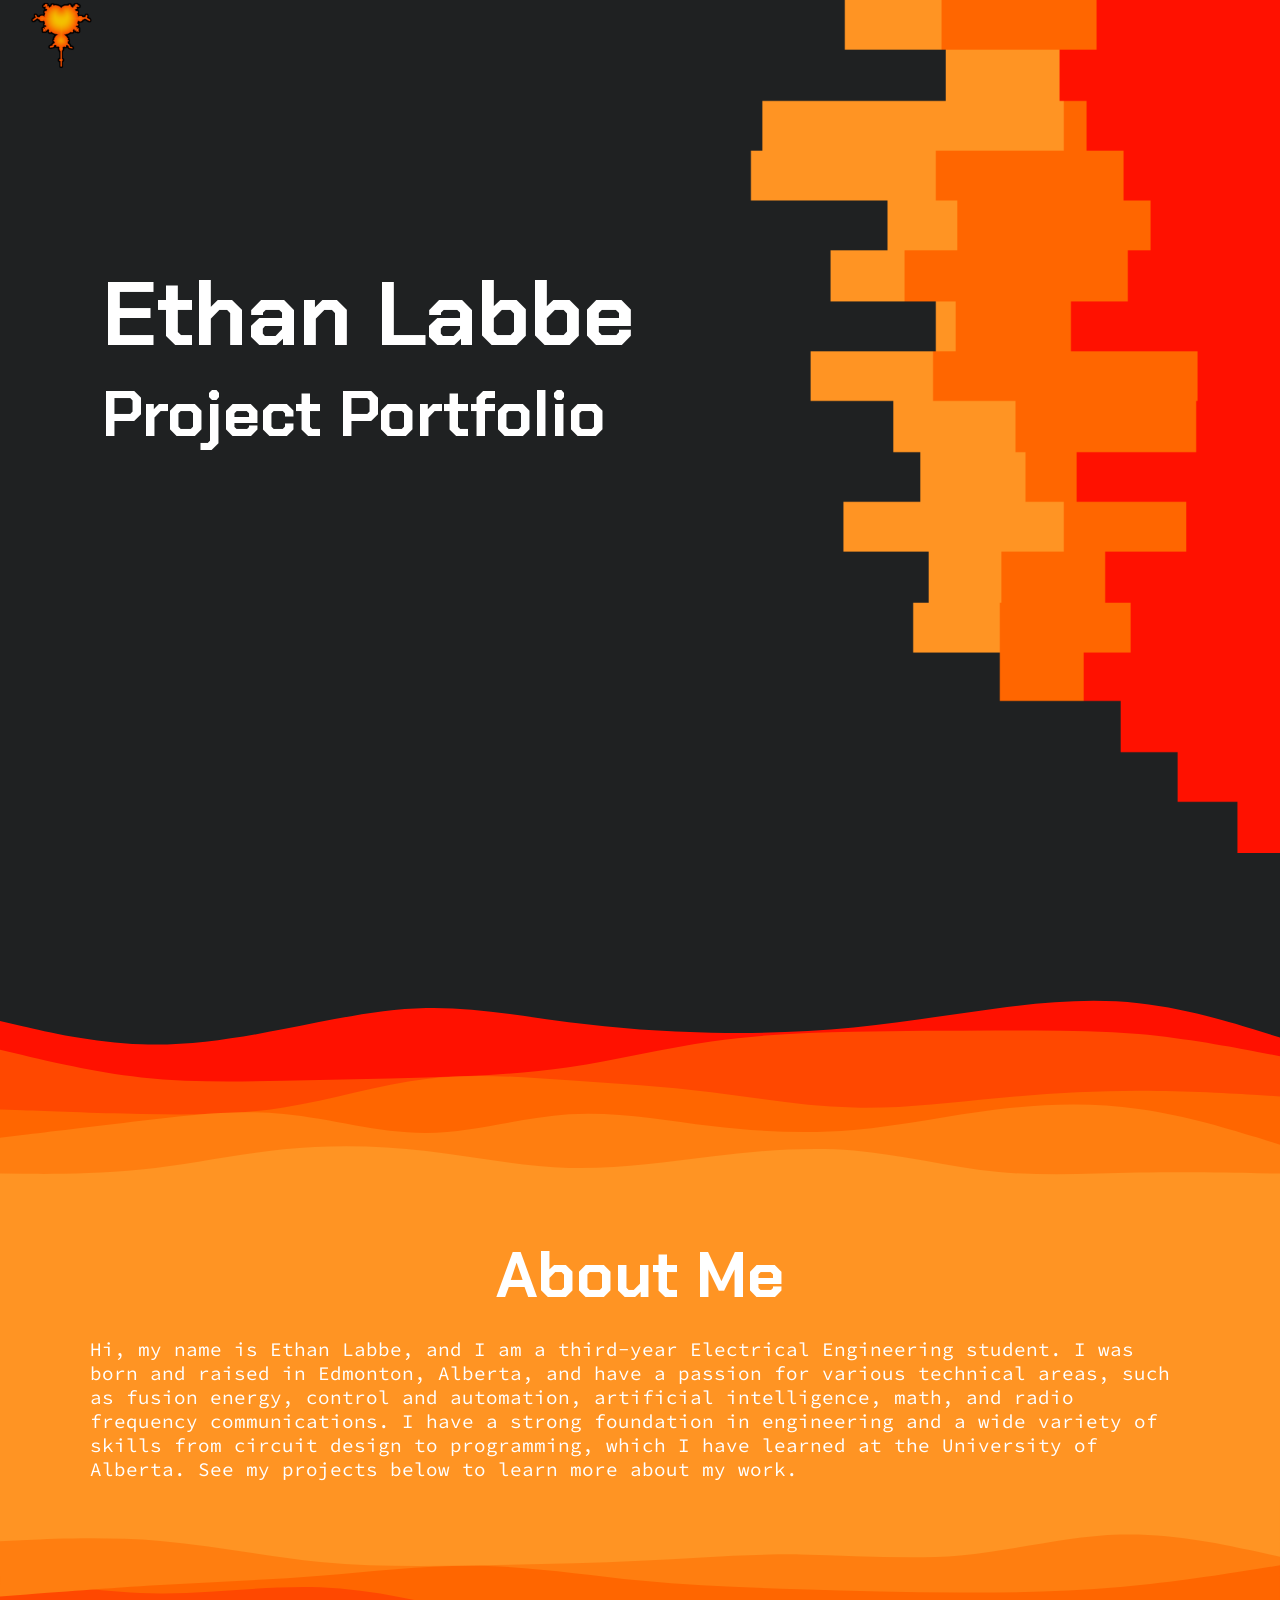
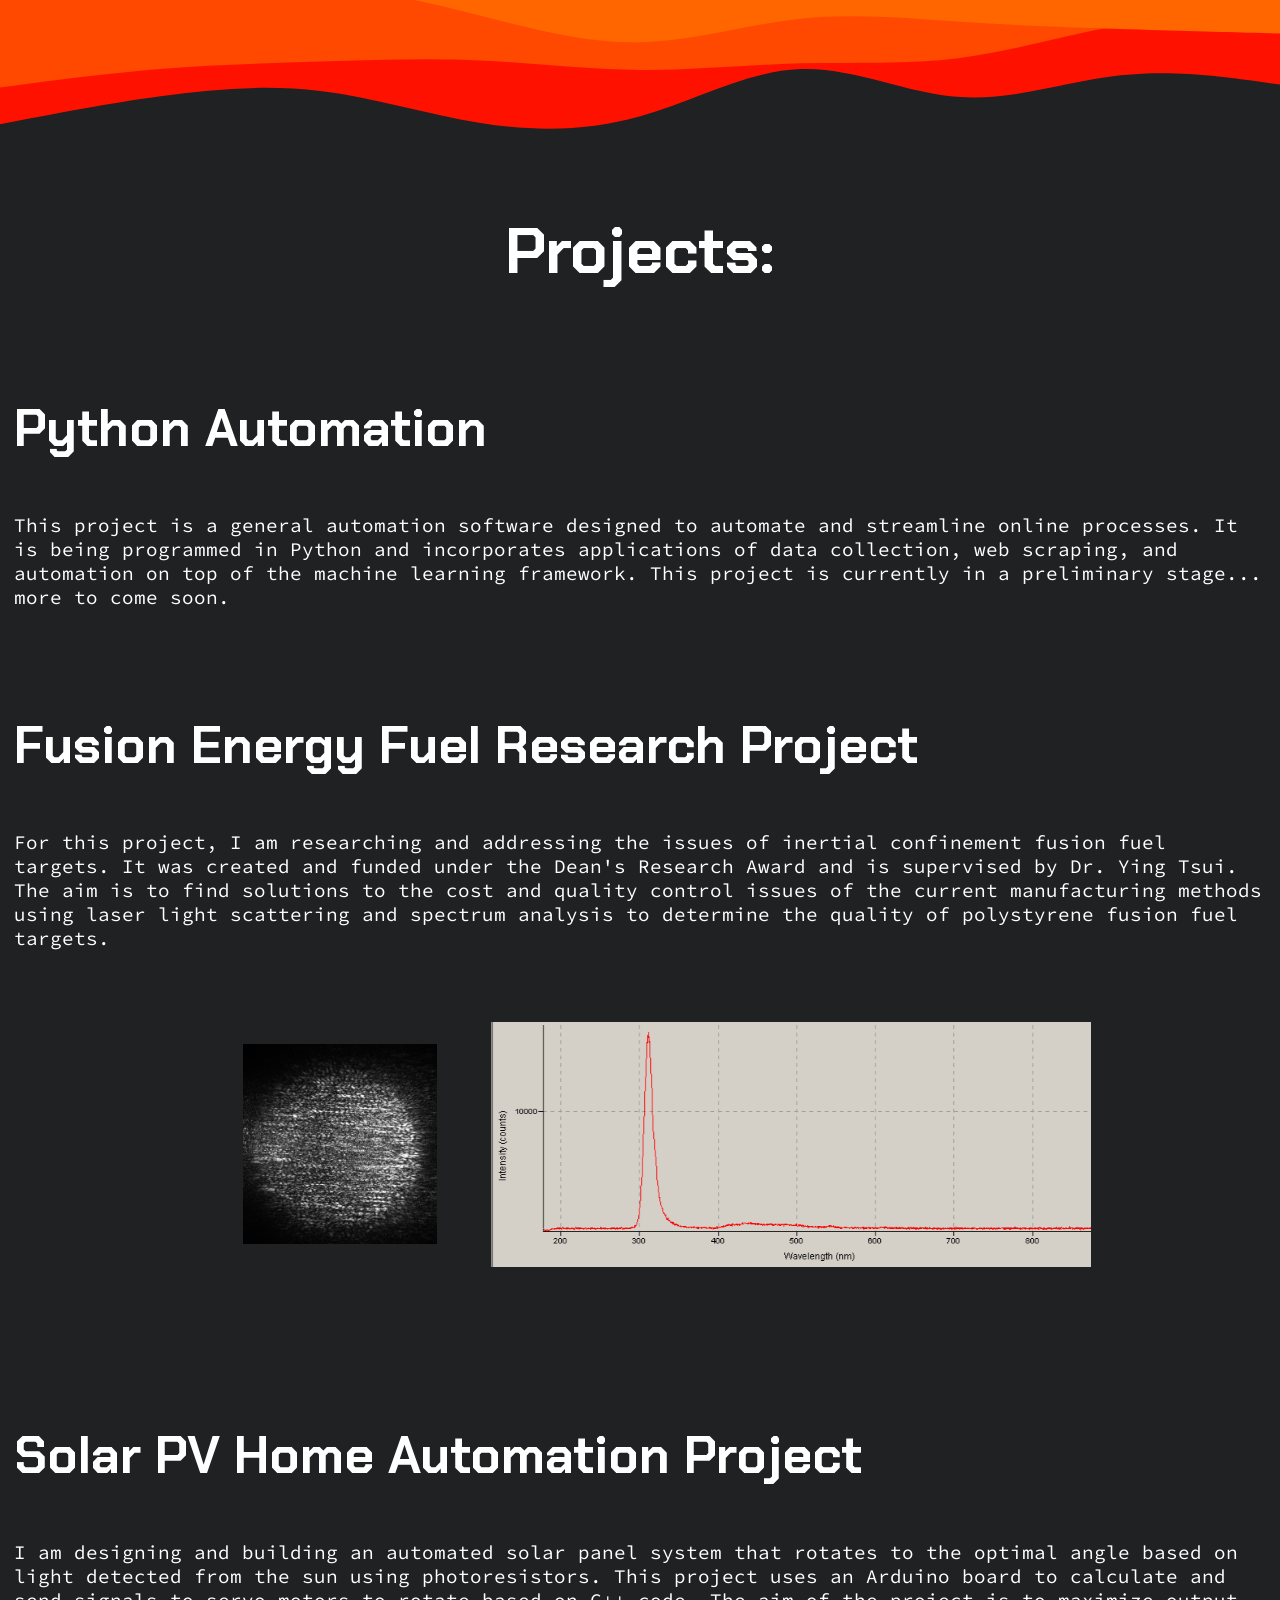
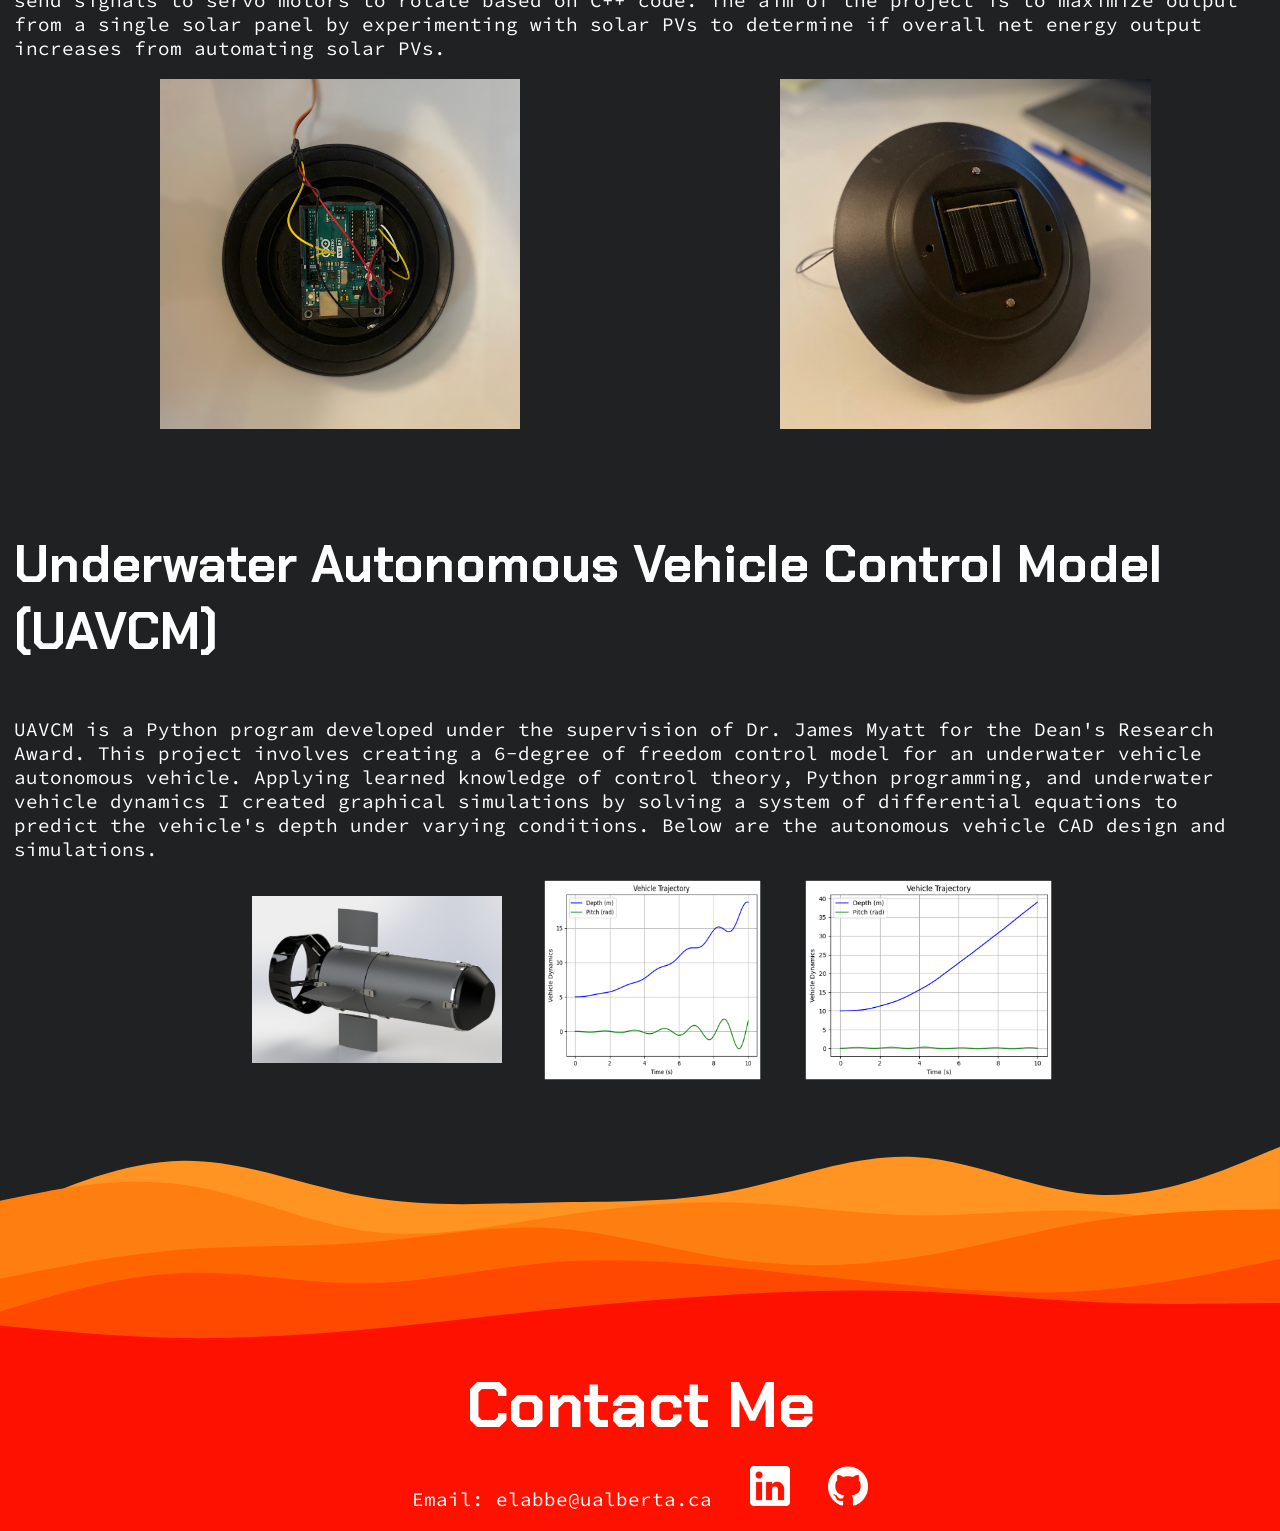
<file: index.html>
<!DOCTYPE html>
<html lang="en">

<head>
    <meta charset="UTF-8">
    <meta http-equiv="X-UA-Compatible" content="IE=edge">
    <meta name="viewport" content="width=device-width, initial-scale=1.0, user-scalable=no">
    <title>Ethan Labbe</title>
    <link rel="icon" type="image/x-icon" href="external/logo.png">
    <link rel="preconnect" href="https://fonts.googleapis.com">
    <link rel="preconnect" href="https://fonts.gstatic.com" crossorigin>
    <link
        href="https://fonts.googleapis.com/css2?family=Chakra+Petch:wght@400;600&family=Exo+2:wght@600&family=Oxygen:wght@700&family=Quicksand:wght@600&family=Righteous&family=Source+Code+Pro&display=swap"
        rel="stylesheet">
    <link rel="stylesheet" href="style.css">
</head>

<body>

    <div class="spacer layer2"><img class="logo" src="external/logo.png" alt="logo"></div>
    <div class="container">
        <h1>Ethan Labbe</h1>
        <h2>Project Portfolio</h2>
    </div>

    <div class="spacer3"></div>
    <div class="spacer2 layer1"></div>
    <section class="yellow">
        <h2>About Me</h2>
        <p class="leftxt">Hi, my name is Ethan Labbe, and I am a third-year Electrical Engineering student. I was born
            and raised in Edmonton, Alberta, and have a passion for various technical areas, such as fusion energy,
            control and automation, artificial intelligence, math, and radio frequency communications. I have a strong
            foundation in engineering and a wide variety of skills from circuit design to programming, which I have
            learned at the University of Alberta. See my projects below to learn more about my work.</p>
    </section>
    <div class="spacer2 layer4"></div>

    <section>
        <h2>Projects:</h2>
        <div class="leftxt">

            <h3>Python Automation</h3>
            <p>This project is a general automation software designed to automate and streamline online processes. It is
                being programmed in Python and incorporates applications of data collection, web scraping, and
                automation on top of the machine learning framework. This project is currently in a preliminary stage...
                more to come soon.</p>

            <h3><a target="_blank" href="external/DRAposter2.pdf">Fusion Energy Fuel Research Project</a></h3>
            <p>For this project, I am researching and addressing the issues of inertial confinement fusion fuel targets.
                It was created and funded under the Dean's Research Award and is supervised by Dr. Ying Tsui. The aim is
                to find solutions to the cost and quality control issues of the current manufacturing methods using
                laser light scattering and spectrum analysis to determine the quality of polystyrene fusion fuel
                targets.</p>
            <div class="center">
                <img class="medpic" src="external/Samplelightscattering.png" alt="Light Scattering">
                <img class="lrgpic" src="external/Polystyrenespectra.png" alt="Polystyrene Spectra">
            </div>

            <h3>Solar PV Home Automation Project</h3>
            <p>I am designing and building an automated solar panel system that rotates to the optimal angle based on
                light detected from the sun using photoresistors. This project uses an Arduino board to calculate and
                send signals to servo motors to rotate based on C++ code. The aim of the project is to maximize output
                from a single solar panel by experimenting with solar PVs to determine if overall net energy output
                increases from automating solar PVs.</p>
            <div class="center">
                <img class="lrgpic" src="external/PanelWiring.jpg" alt="Panel Wiring">
                <img class="lrgpic" src="external/SolarPanel.jpg" alt="Solar Panel">
            </div>

            <h3><a target="_blank" href="external/DRAposter.pdf">Underwater Autonomous Vehicle Control Model (UAVCM)</a>
            </h3>
            <p>UAVCM is a Python program developed under the supervision of Dr. James Myatt for the Dean's Research Award.
                This project involves creating a 6-degree of freedom control model for an underwater vehicle autonomous vehicle.
                Applying learned knowledge of control theory, Python programming, and underwater vehicle dynamics I created graphical simulations by solving a system of differential
                equations to predict the vehicle's depth under varying conditions. Below are the autonomous vehicle CAD
                design and simulations.</p>
        </div>
    </section>
    <div class="center">
        <img class="medpic" src="external/UAVCAD.jpg" alt="CAD Design of Vehicle">
        <img class="medpic" src="external/controlplot.jpg.png" alt="Control Plot">
        <img class="medpic" src="external/Divingplot.jpg.png" alt="Diving Plot">
    </div>
    <div class="layer3 spacer2"></div>
    <div class="center red">
        <h2>Contact Me</h2>
    </div>

    <div class="center red">
        <div>
            <p>Email: <a href="mailto:elabbe@ualberta.ca">elabbe@ualberta.ca</a>
            <a target="_blank" href="https://www.linkedin.com/in/ethan-labbe/">
                <img class="icon" src="external/linlogo.png" alt="LinkedIn Logo">
            </a>
            <a target="_blank" href="https://github.com/EthanLabb">
                <img class="icon" src="external/gitlogo.png" alt="GitHub Logo">
            </a>
            </p>
        </div>
    </div>

    <script>
        function copy() {
            navigator.clipboard.writeText("elabbe@ualberta.ca");
            alert("Email Copied");
        }
    </script>

</body>

</html>
</file>
<file: style.css>
@import url('https://fonts.googleapis.com/css2?family=Chakra+Petch:wght@400;600&family=Exo+2:wght@600&family=Oxygen:wght@700&family=Quicksand:wght@600&family=Righteous&family=Source+Code+Pro&display=swap');

        /* mobile response */
        @media screen and (max-width:1000px) {
            .icon{
                max-width: 15px;
            }
            .medpic{
                max-width: 100px;
            }

            .lrgpic{
                max-width: 100px;
            }

            .logo{
                max-width: 20px;
            }
        }


         h1 {
             font-size: 7vw;
             font-family: 'Chakra Petch', sans-serif;
             margin: 0;
         }

         h2 {
             font-size: 5vw;
             font-family: 'Chakra Petch', sans-serif;
             margin: 0;
         }

         h3 {
             font-size: 4vw;
             font-family: 'Chakra Petch', sans-serif;
             padding-top: 4vw;

         }

         .container {
             position: absolute;
             display: flex;
             flex-direction: column;
             align-items: flex-start;
             top: 20vw;
             padding-left: 8vw;
         }

         p {
             font-size: 1.5vw;
             font-family: 'Source Code Pro', monospace;
             margin-left: 0px;
         }

         p1 {
             font-size: 1.5vw;
             font-family: 'Source Code Pro', monospace;
             margin-left: 0px;
             padding-bottom: 50px;
         }

         p2 {
             font-size: 2.5vw;
             font-family: 'Chakra Petch', sans-serif;
             padding-bottom: 2vw;
         }

         body {
             margin: 0;
             color: white;
             background: #1f2122;
             overflow-x: hidden;
         }

         section {
             position: relative;
             display: flex;
             flex-direction: column;
             align-items: center;
             min-height: 20vw;
             padding-top: 2vw;
         }

         img {
             margin-left: 2vw;
             object-fit:contain;
         }

         .icon {
            width: 40px;
         }

         .medpic{
            width:250px;
            height:200px;
         }

         .lrgpic{
            width:600px;
            height:350px;
         }
         .logo{
            width: 70px;
         }

         a {
             color: white;
             text-decoration: none;
         }

         .blue {
             background: #3c31dd;
         }

         .red {
             background: #ff1100;
         }


         .dark {
             background: #0f0f10;
         }

         .yellow {
             background: #ff9423;
         }

         .spacer {
             width: 100%;
             background-repeat: no-repeat;
             background-position: center;
             background-size: cover;
             aspect-ratio: 900/600;
         }

         .spacer2 {
             width: 100%;
             background-repeat: no-repeat;
             background-position: center;
             background-size: cover;
             aspect-ratio: 900/200;
         }

         .spacer3 {
             width: 100%;
             background-repeat: no-repeat;
             background-position: center;
             background-size: cover;
             aspect-ratio: 900/50;
         }

         .center {
             display: flex;
             justify-content: center;
             align-items: center;
         }

         .leftxt {
             margin-left: 7vw;
             margin-right: 7vw;

         }

         .arrow {
             display: block;
             margin: auto;
         }

         .layer1 {
             background-image: url('external/upwave1.svg');
         }

         .layer2 {
             background-image: url('external/rightstep2.png');
         }

         .layer3 {
             background-image: url('external/btmwave.svg');
         }

         .layer4 {
             background-image: url('external/dwnwave.svg');
         }

         .flip {
             transform: rotate(180deg);
         }

         .rotate {
             transform: rotate(270deg);
         }

         .invert {
             color: inver;
         }

         .link {
             color: rgb(254, 254, 254);
             text-decoration: underline;
         }

         a:hover {
             color: rgb(91, 91, 91);
         }
</file>
